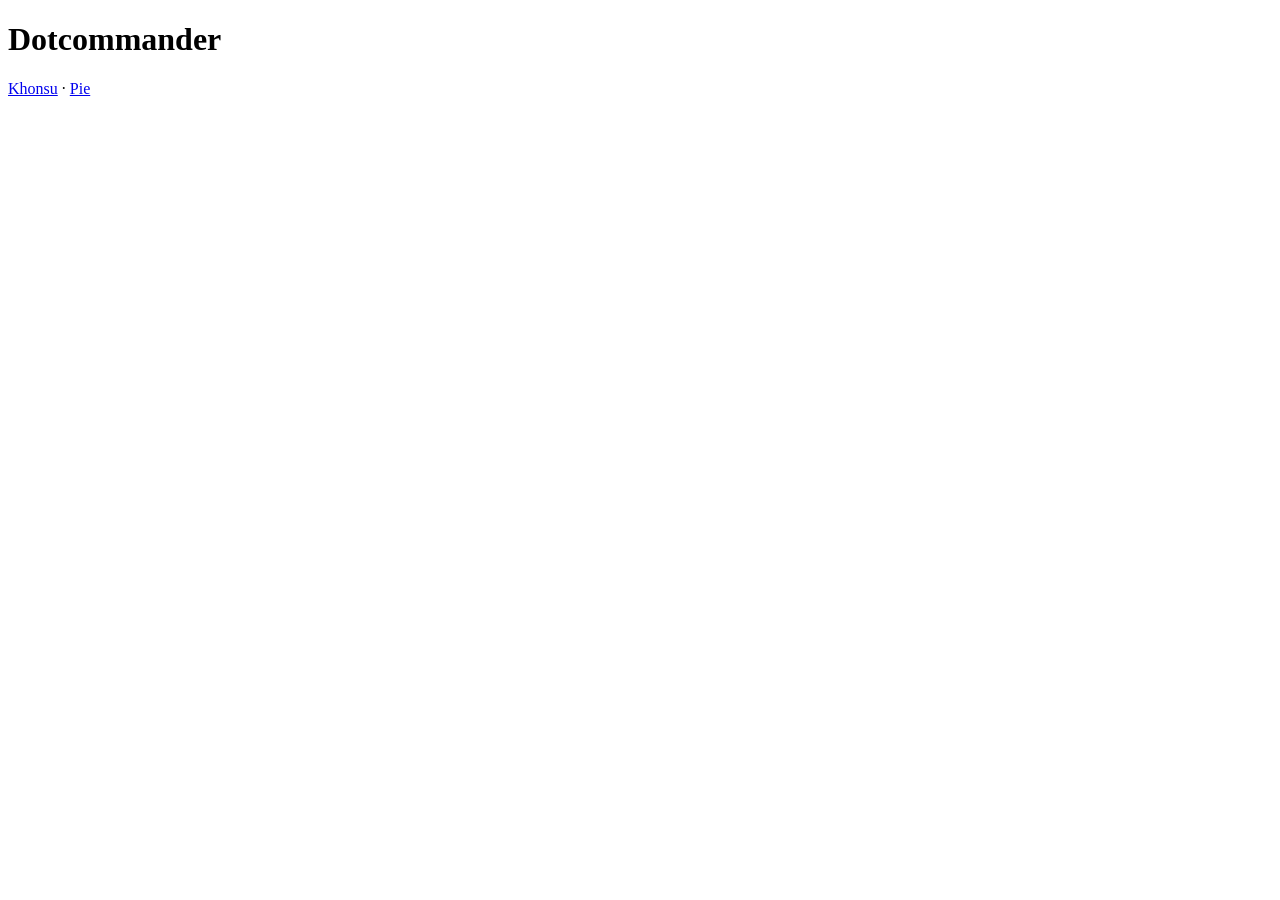
<file: index.html>
<!doctype html>
<html lang="en">
<head>
  <meta charset="utf-8">
  <meta name="viewport" content="width=device-width, initial-scale=1">
  <title>Dotcommander</title>
</head>
<body>
  <main>
    <h1>Dotcommander</h1>
    <p><a href="khonsu/">Khonsu</a> · <a href="pie/">Pie</a></p>
  </main>
</body>
</html>
</file>
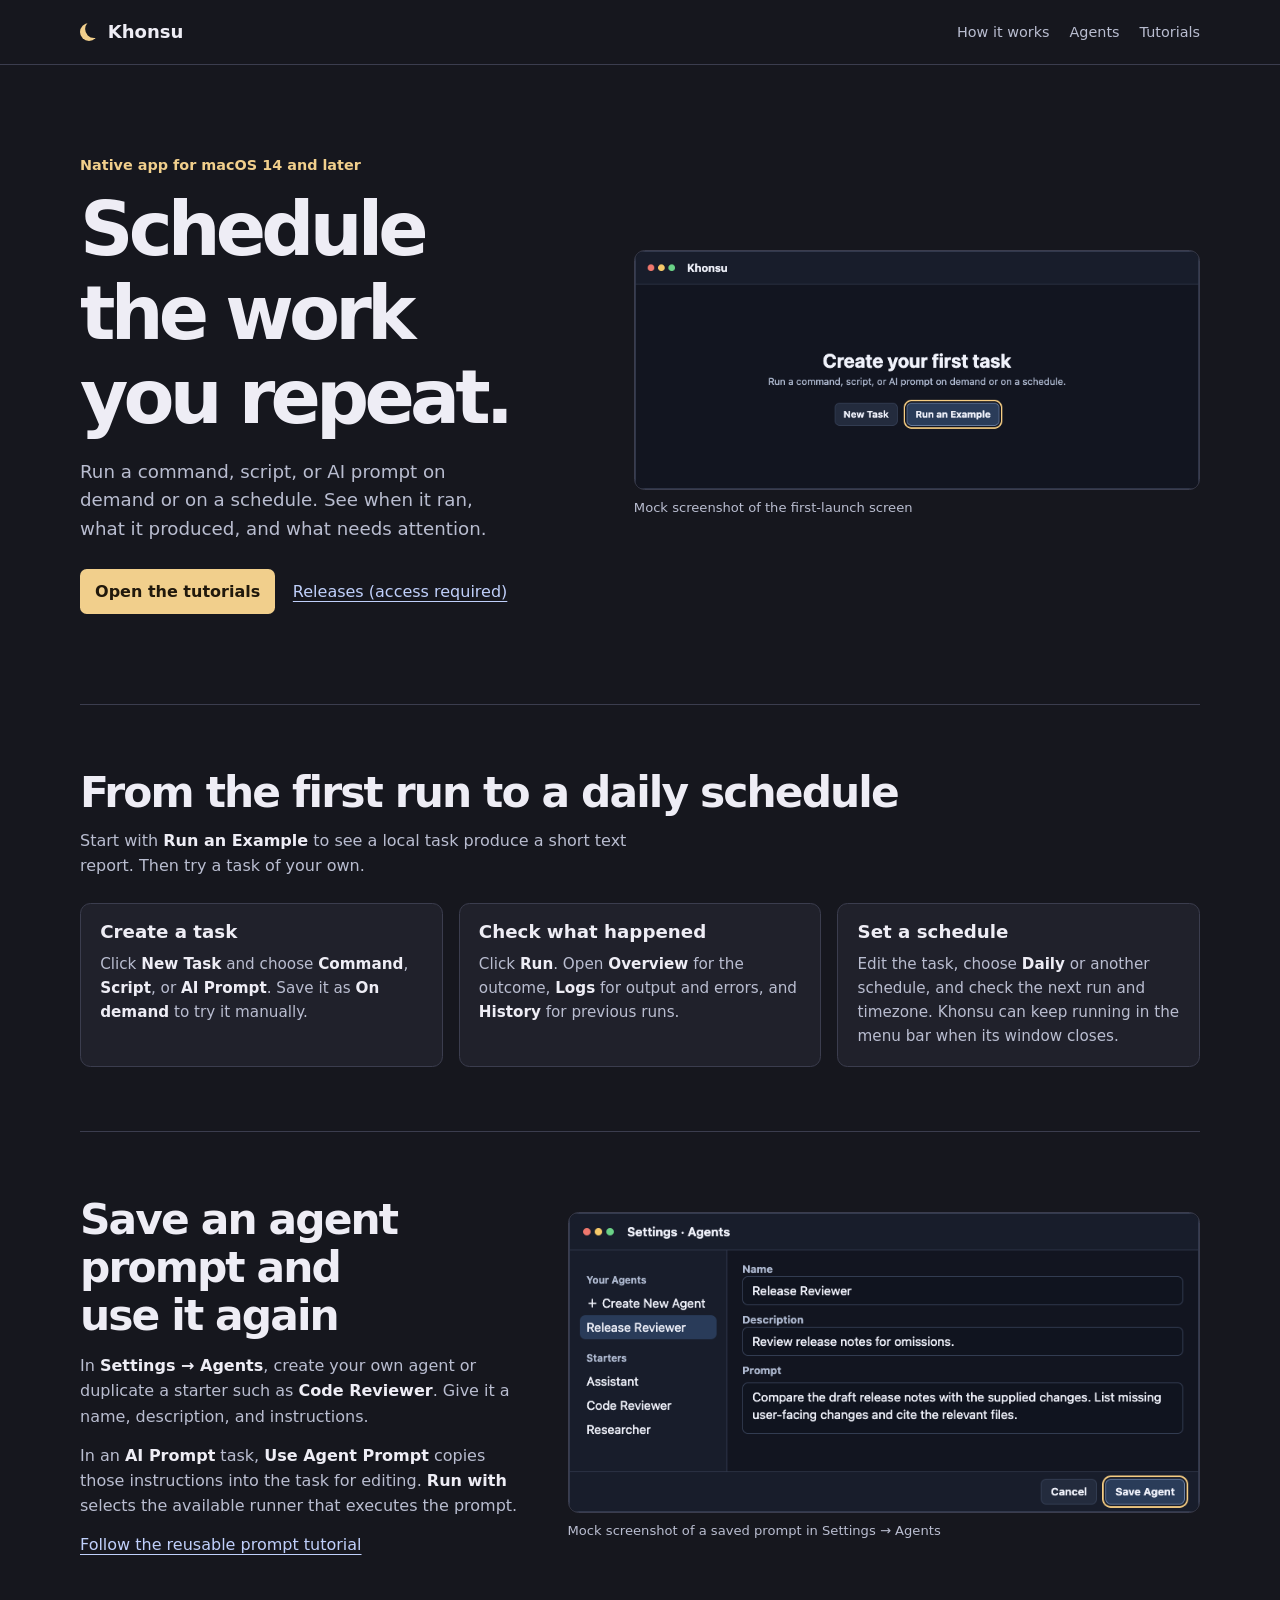
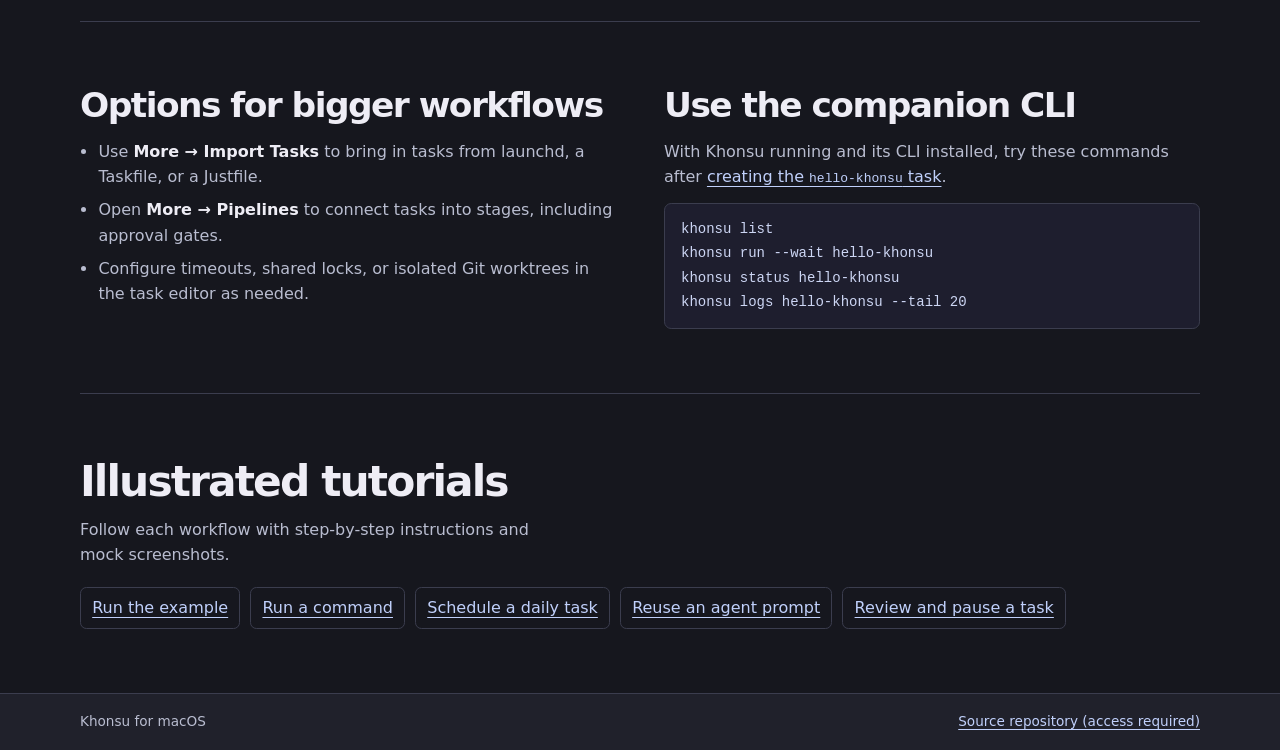
<file: khonsu/index.html>
<!doctype html>
<html lang="en">
<head>
  <meta charset="utf-8">
  <meta name="viewport" content="width=device-width, initial-scale=1">
  <meta http-equiv="refresh" content="0; url=khonsu.html">
  <link rel="canonical" href="khonsu.html">
  <title>Khonsu</title>
</head>
<body>
  <p><a href="khonsu.html">Open Khonsu</a></p>
</body>
</html>
</file>
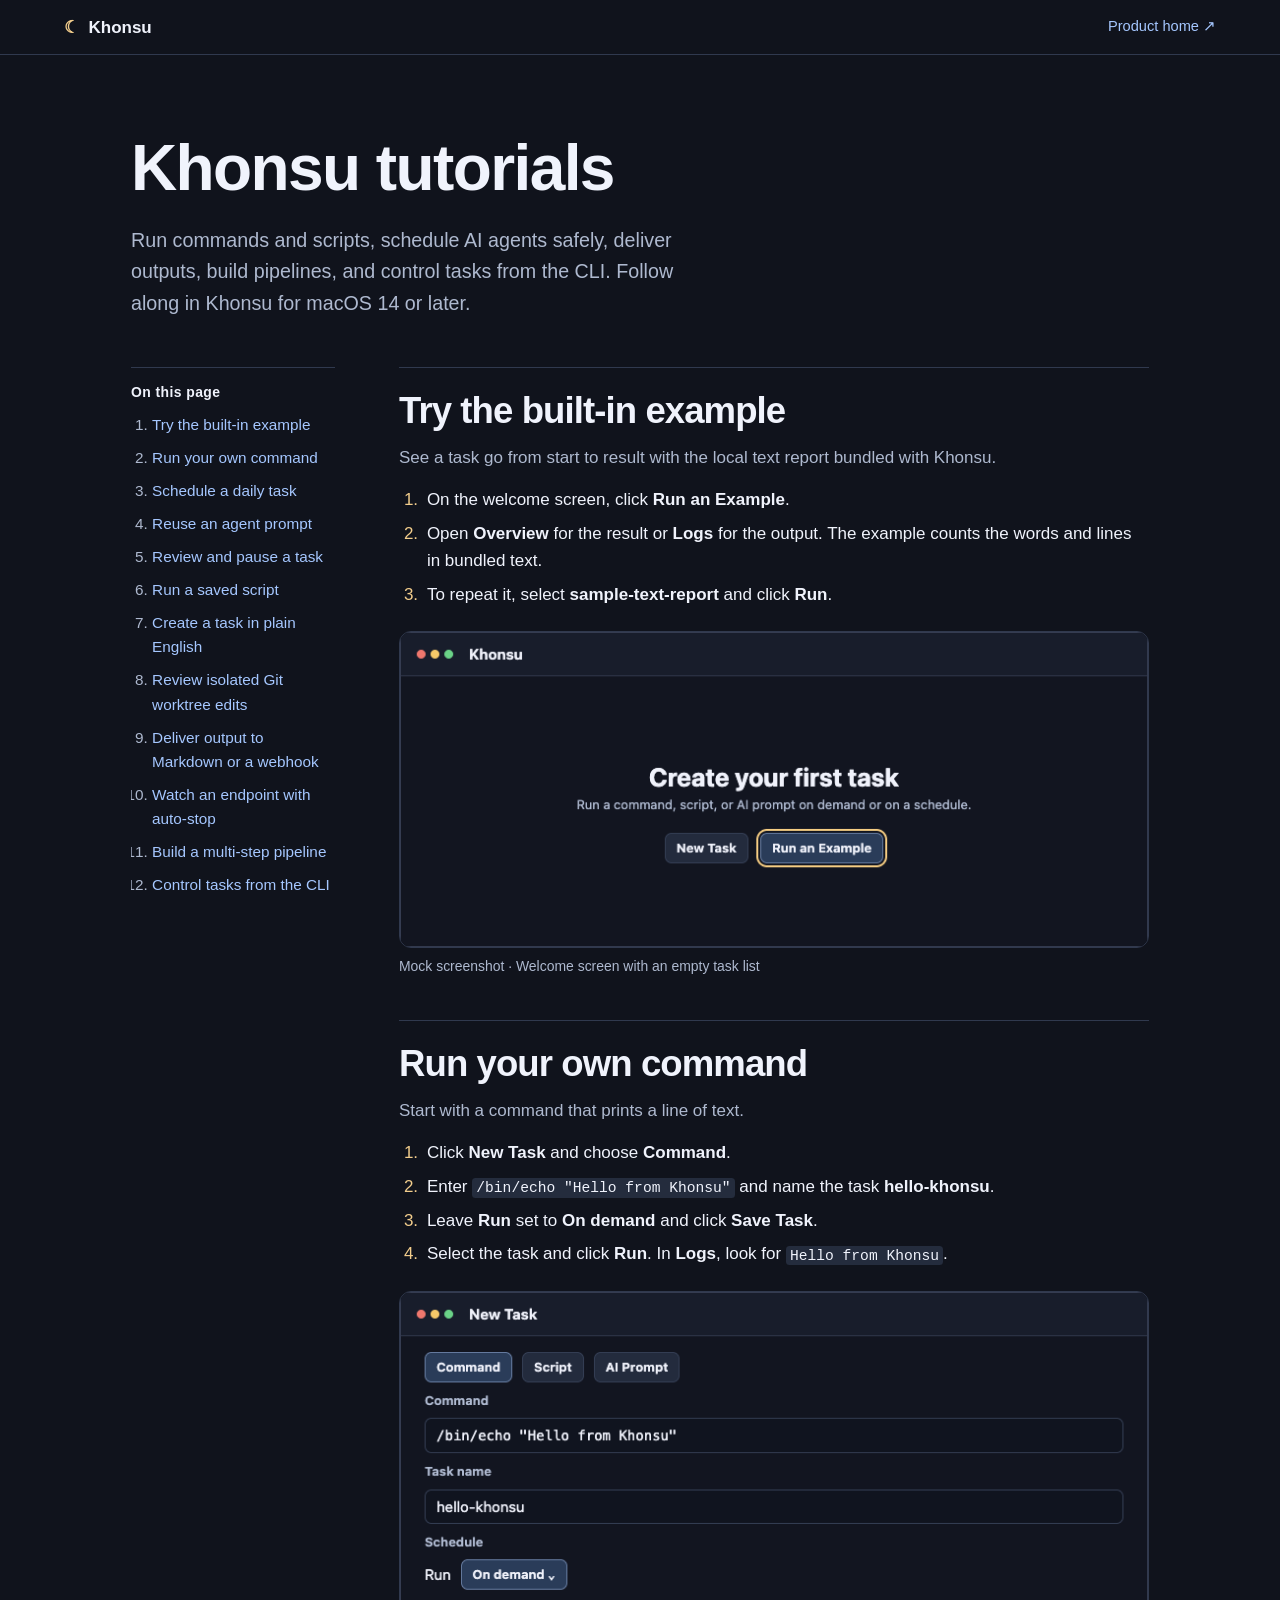
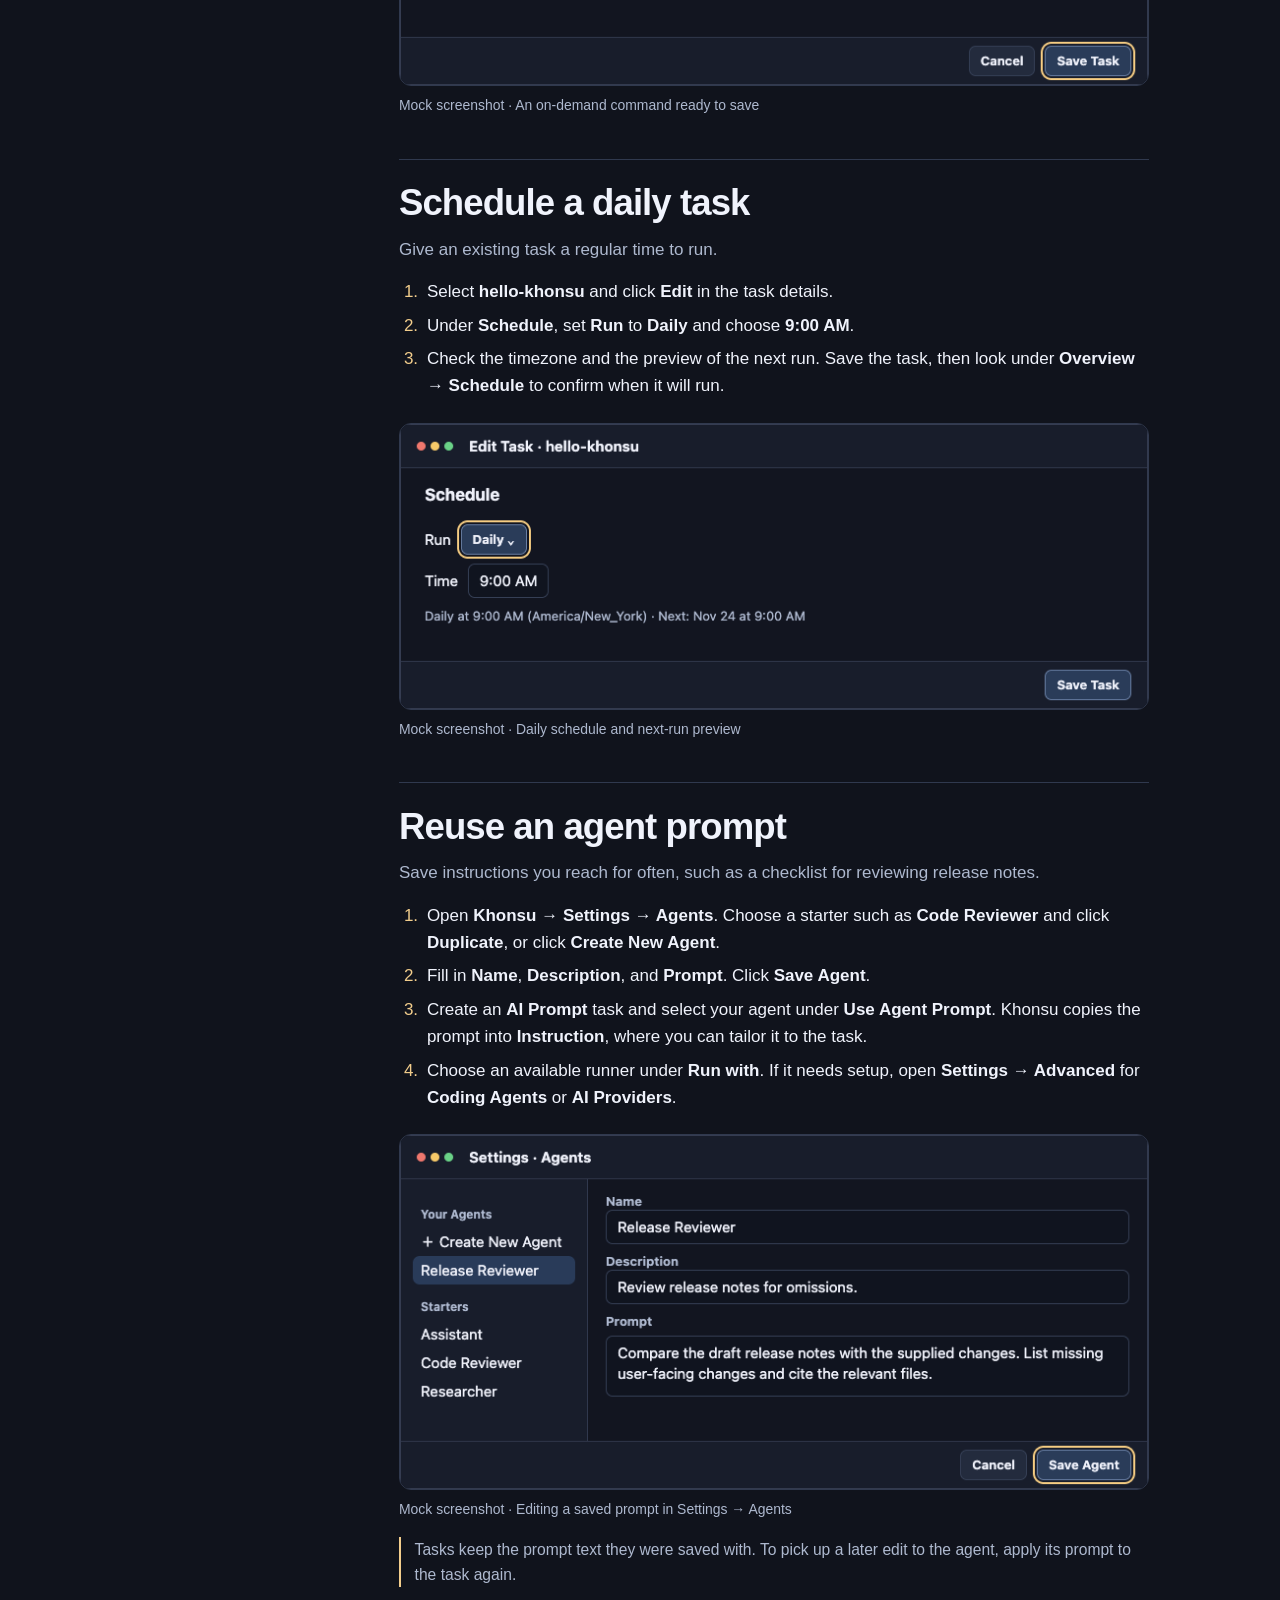
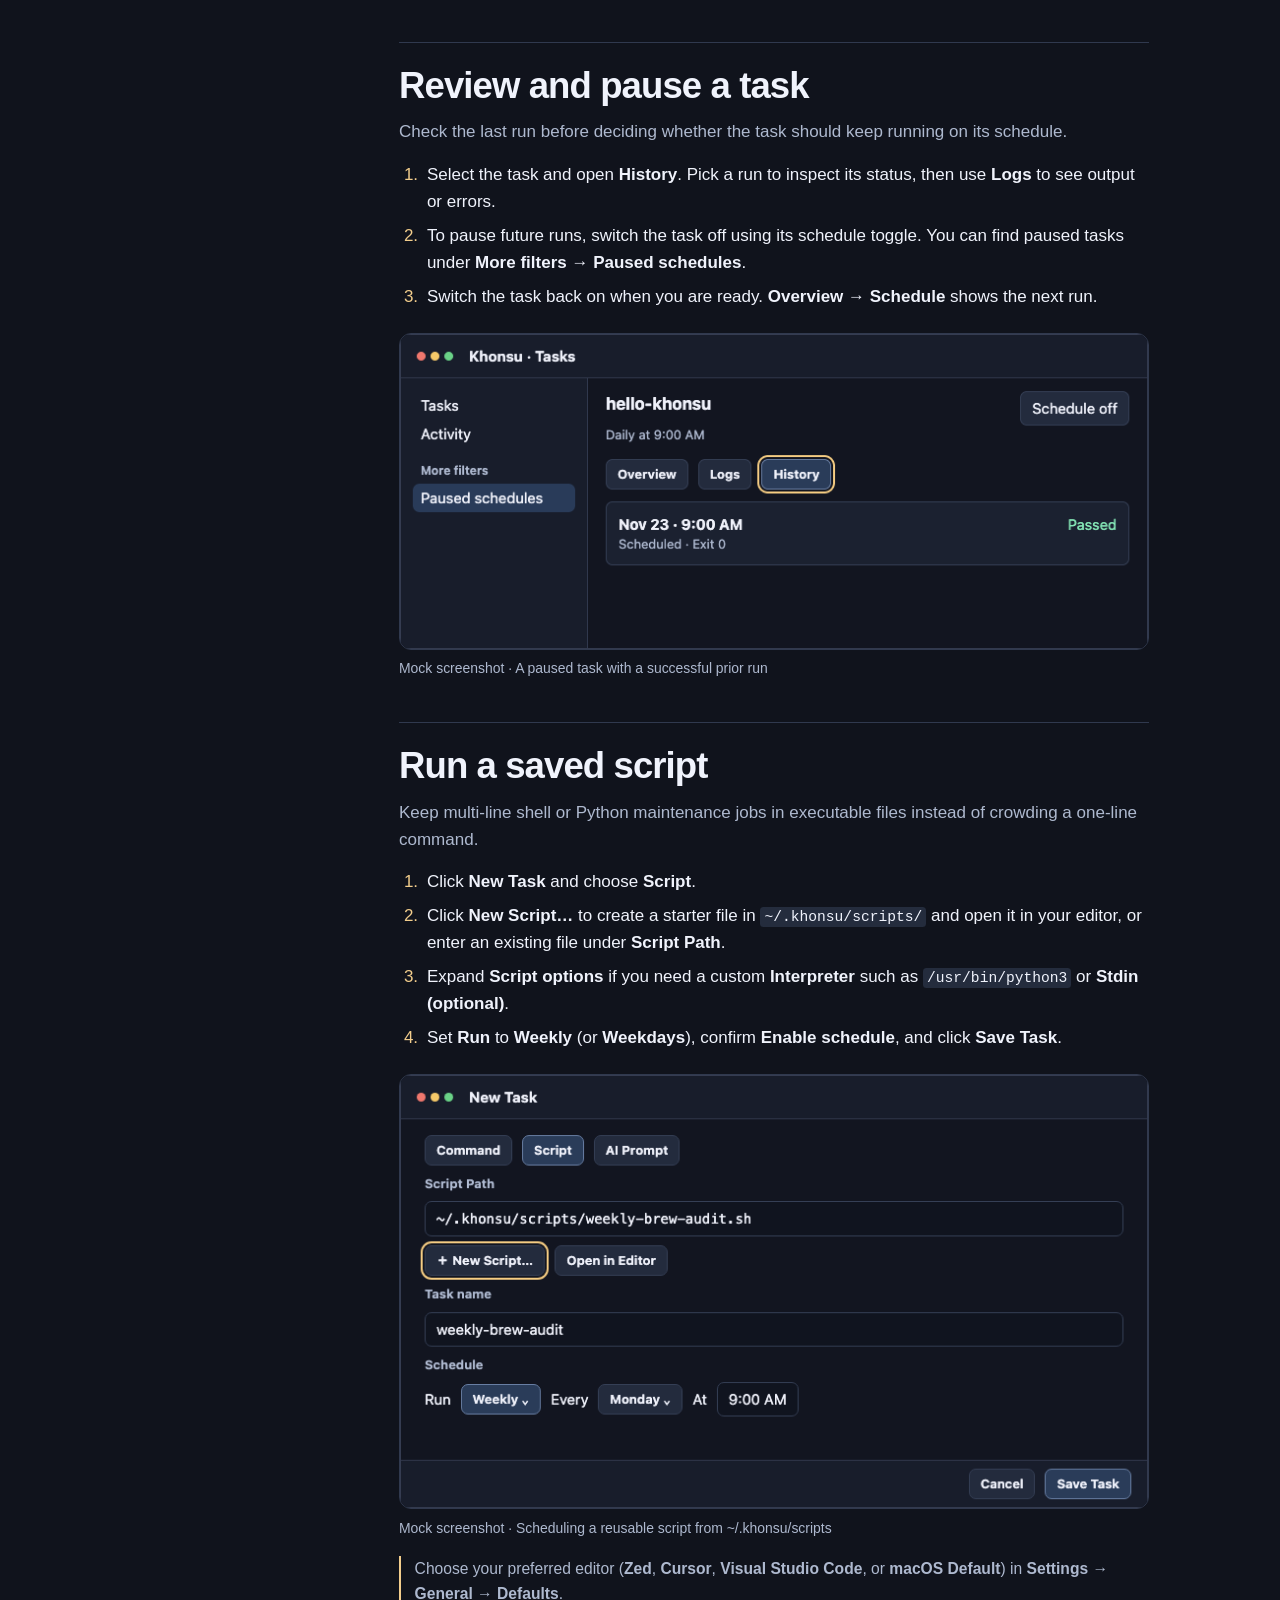
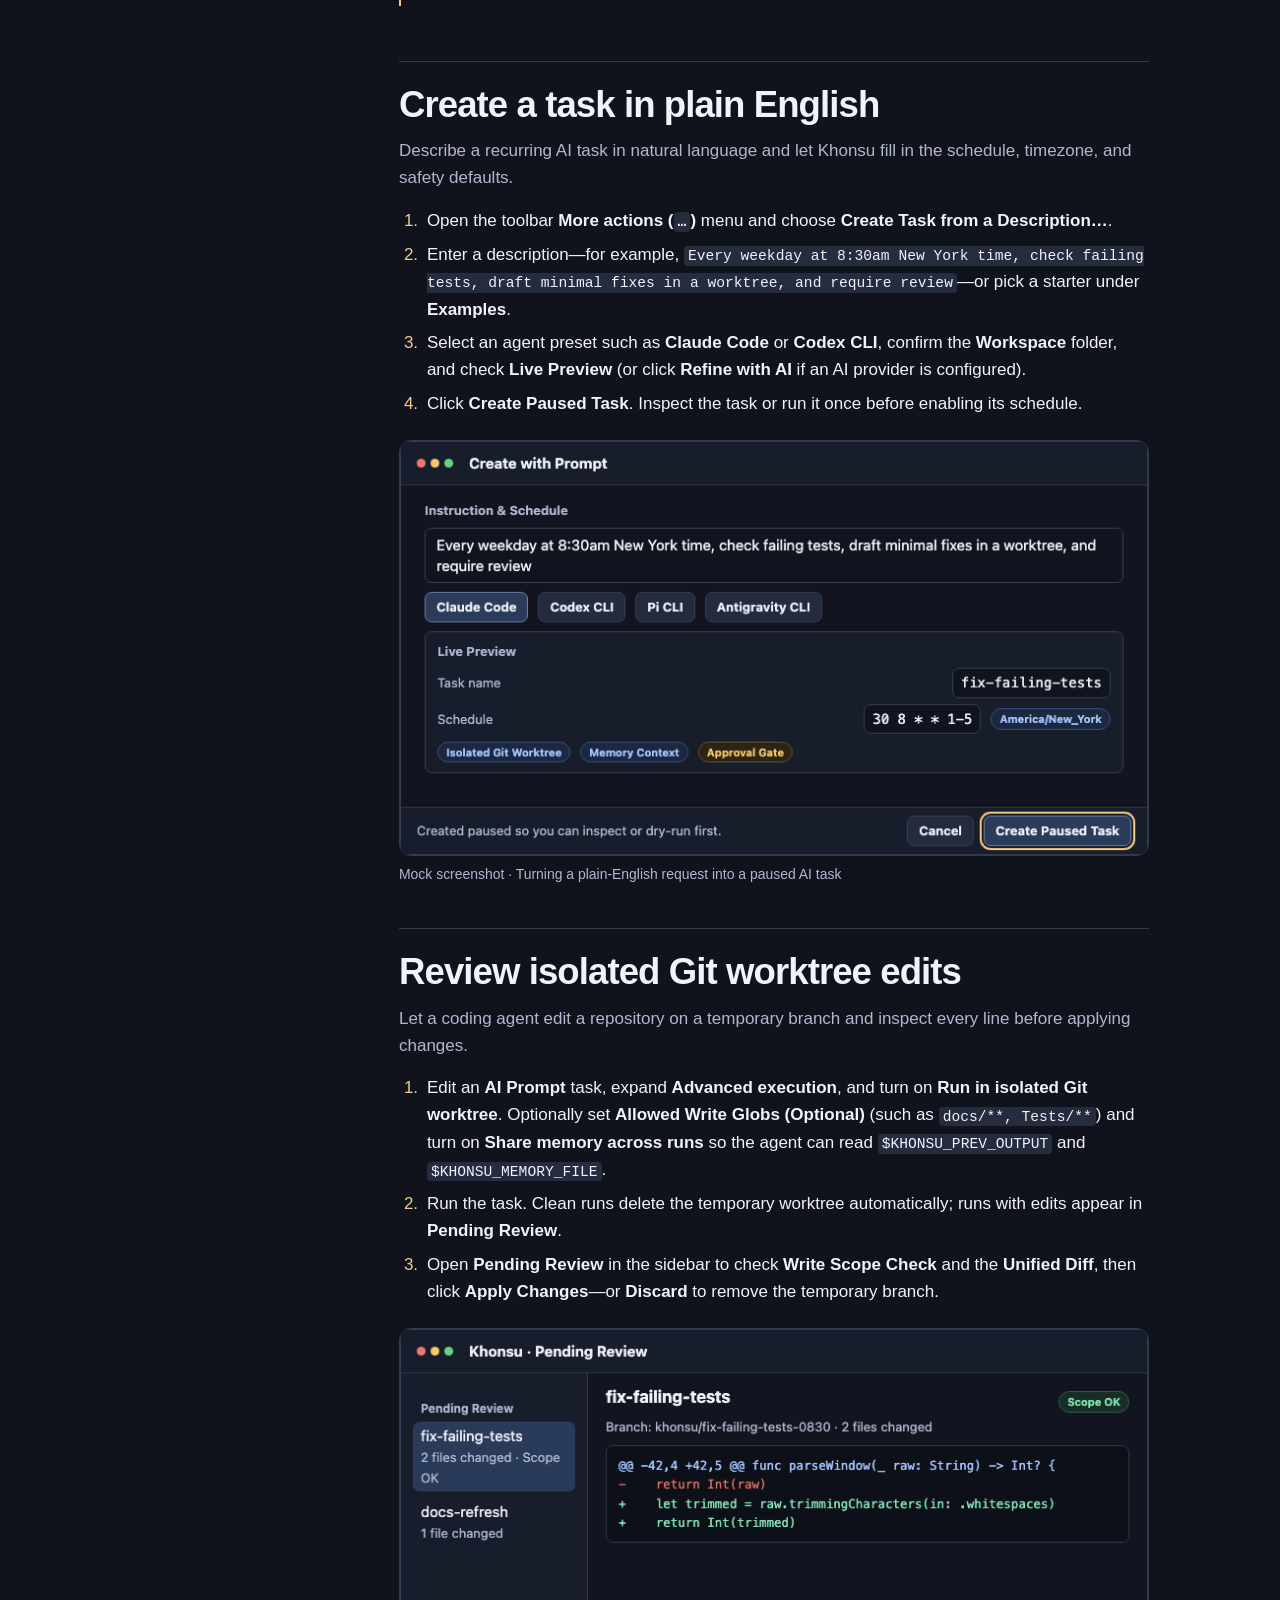
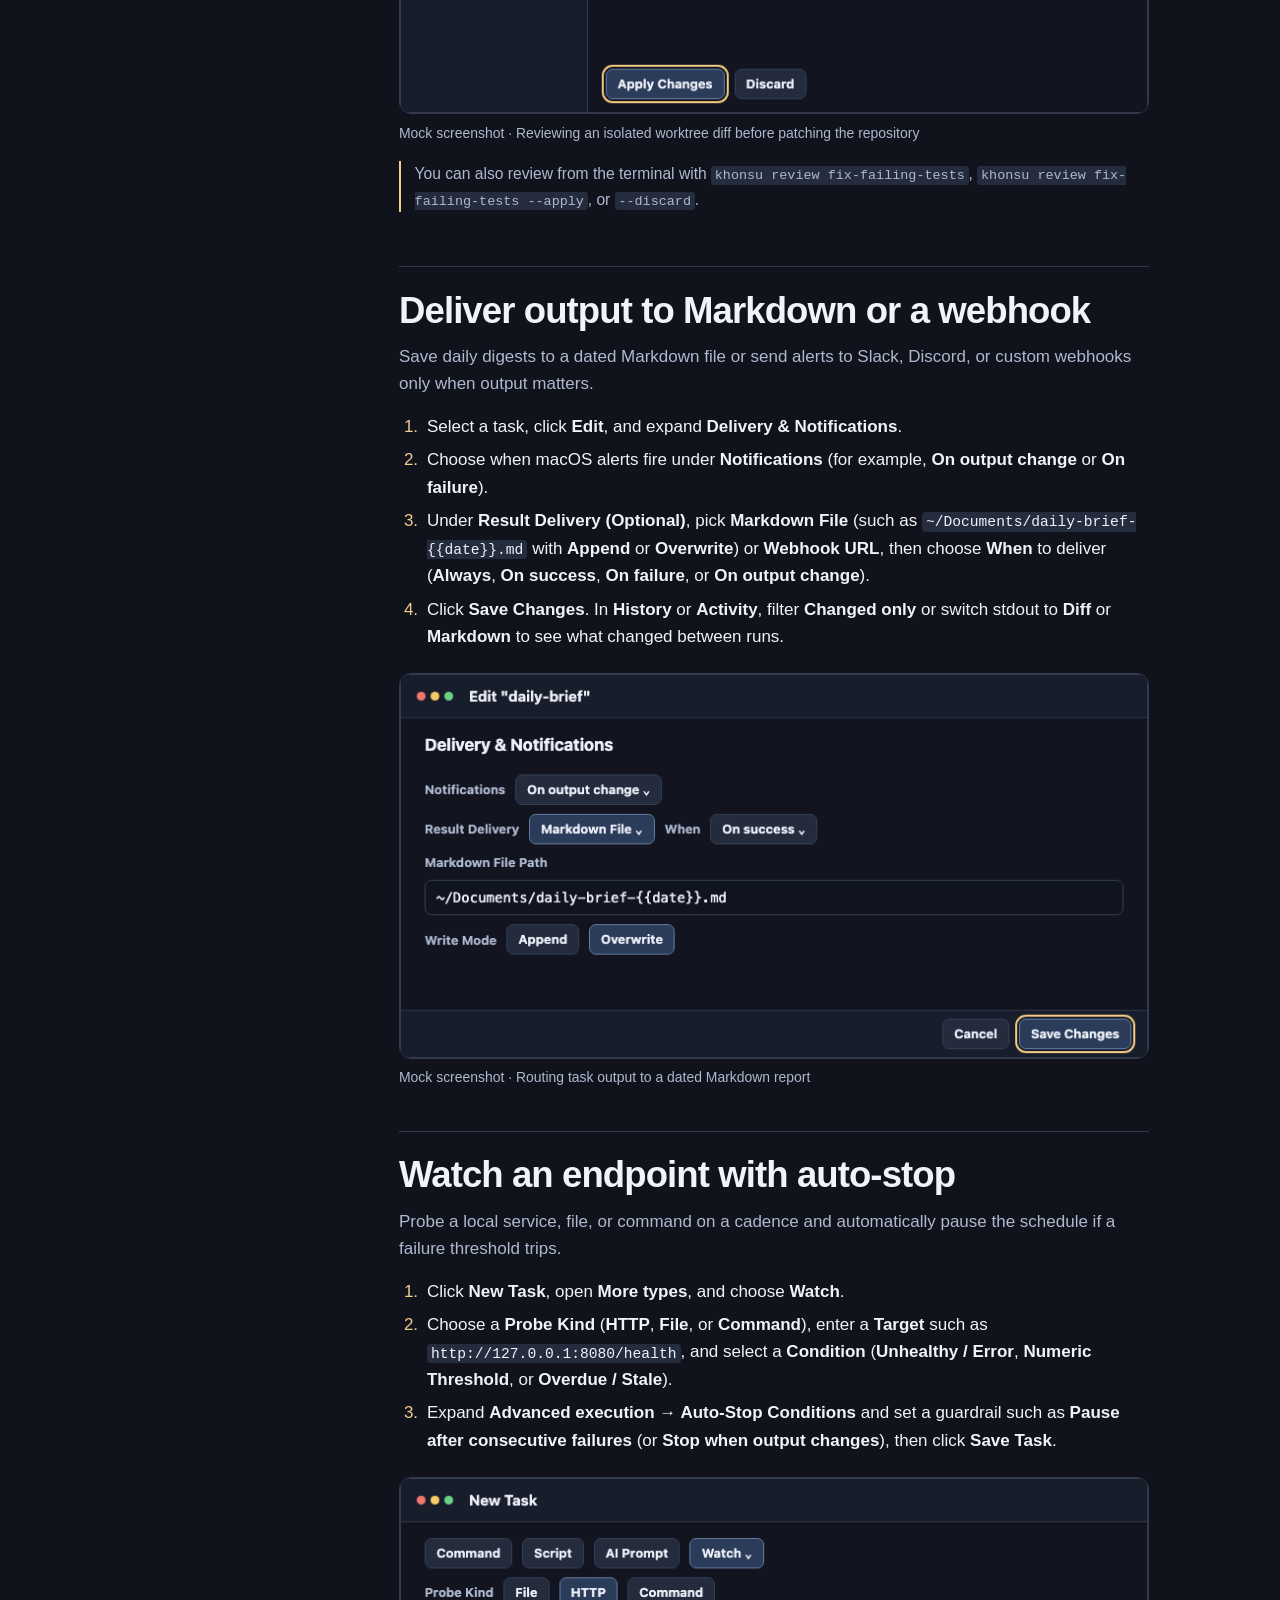
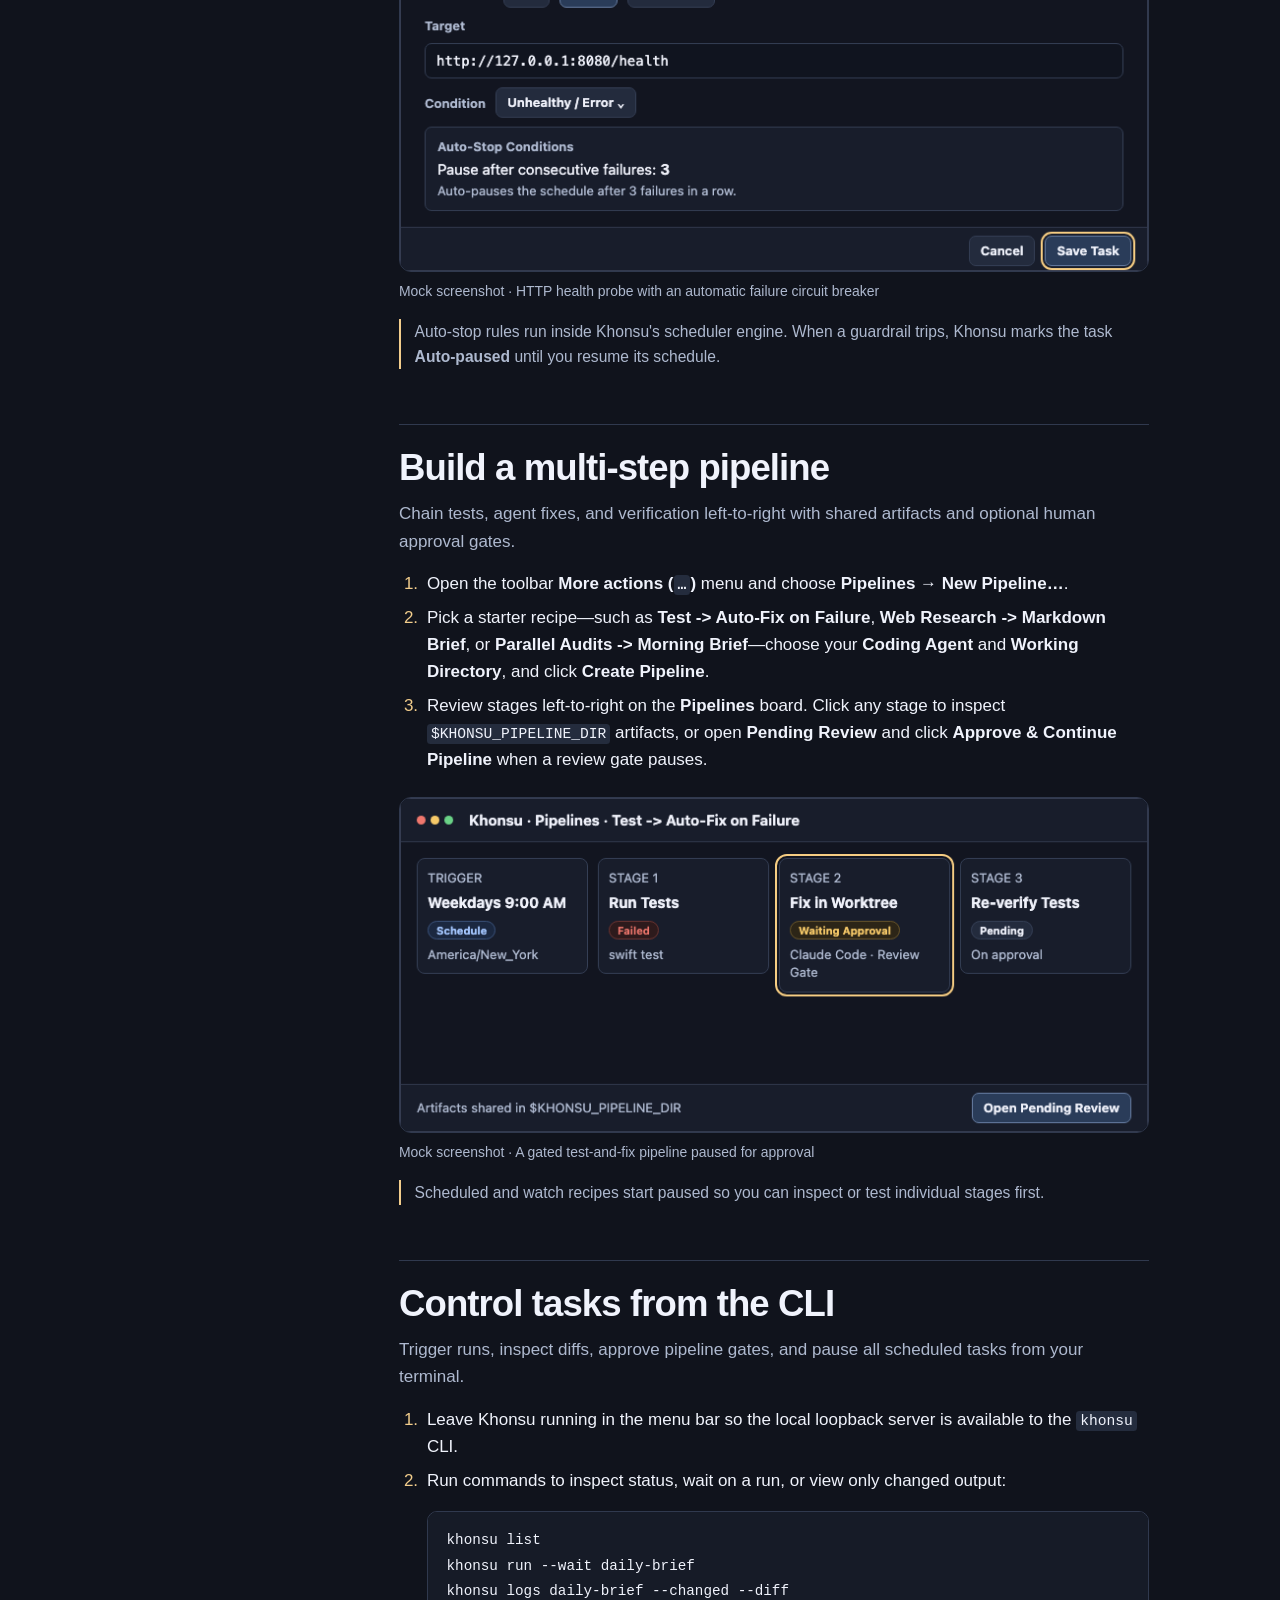
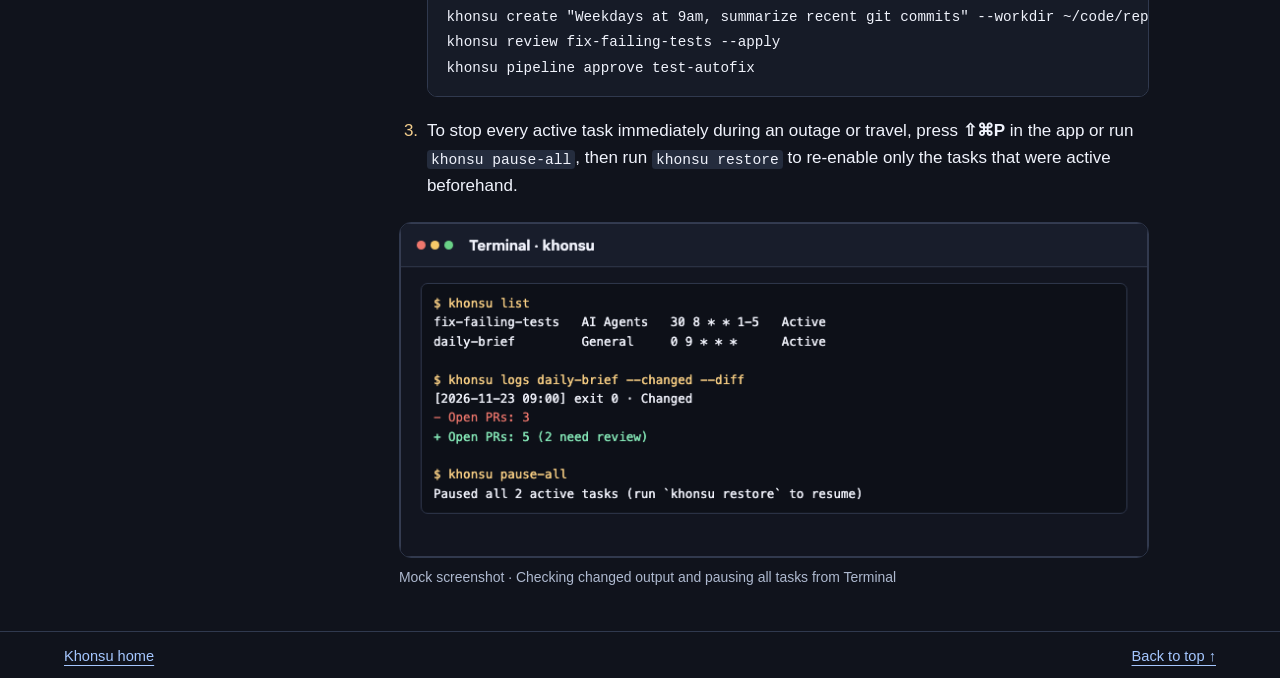
<file: khonsu/docs/tutorial/index.html>
<!doctype html>
<html lang="en">
<head>
  <meta charset="utf-8">
  <meta name="viewport" content="width=device-width, initial-scale=1">
  <meta name="description" content="Illustrated walkthroughs for running commands, scripts, AI prompts, worktree reviews, result delivery, watches, pipelines, and CLI controls in Khonsu on macOS.">
  <title>Khonsu Tutorials</title>
  <link rel="stylesheet" href="tutorial.css">
</head>
<body>
  <a class="skip" href="#main">Skip to tutorials</a>
  <header class="site-header">
    <a class="brand" href="../../khonsu.html"><span aria-hidden="true">☾</span> Khonsu</a>
    <a href="../../khonsu.html">Product home <span aria-hidden="true">↗</span></a>
  </header>
  <main id="main">
    <div class="intro">
      <h1>Khonsu tutorials</h1>
      <p>Run commands and scripts, schedule AI agents safely, deliver outputs, build pipelines, and control tasks from the CLI. Follow along in Khonsu for macOS 14 or later.</p>
    </div>
    <div class="tutorials">
      <nav aria-label="Tutorials">
        <h2>On this page</h2>
        <ol>
          <li><a href="#example">Try the built-in example</a></li>
          <li><a href="#command">Run your own command</a></li>
          <li><a href="#schedule">Schedule a daily task</a></li>
          <li><a href="#agents">Reuse an agent prompt</a></li>
          <li><a href="#history">Review and pause a task</a></li>
          <li><a href="#script">Run a saved script</a></li>
          <li><a href="#prompt">Create a task in plain English</a></li>
          <li><a href="#worktree">Review isolated Git worktree edits</a></li>
          <li><a href="#delivery">Deliver output to Markdown or a webhook</a></li>
          <li><a href="#watch">Watch an endpoint with auto-stop</a></li>
          <li><a href="#pipeline">Build a multi-step pipeline</a></li>
          <li><a href="#cli">Control tasks from the CLI</a></li>
        </ol>
      </nav>
      <div class="chapters">
        <section id="example" aria-labelledby="example-title">
          <h2 id="example-title">Try the built-in example</h2>
          <p>See a task go from start to result with the local text report bundled with Khonsu.</p>
          <ol>
            <li>On the welcome screen, click <strong>Run an Example</strong>.</li>
            <li>Open <strong>Overview</strong> for the result or <strong>Logs</strong> for the output. The example counts the words and lines in bundled text.</li>
            <li>To repeat it, select <strong>sample-text-report</strong> and click <strong>Run</strong>.</li>
          </ol>
          <figure>
            <a class="screenshot" href="images/example.png"><img src="images/example.png" width="760" height="320" alt="Khonsu’s welcome screen with New Task and Run an Example. Run an Example is highlighted."></a>
            <figcaption>Mock screenshot · Welcome screen with an empty task list</figcaption>
          </figure>
        </section>
        <section id="command" aria-labelledby="command-title">
          <h2 id="command-title">Run your own command</h2>
          <p>Start with a command that prints a line of text.</p>
          <ol>
            <li>Click <strong>New Task</strong> and choose <strong>Command</strong>.</li>
            <li>Enter <code>/bin/echo "Hello from Khonsu"</code> and name the task <strong>hello-khonsu</strong>.</li>
            <li>Leave <strong>Run</strong> set to <strong>On demand</strong> and click <strong>Save Task</strong>.</li>
            <li>Select the task and click <strong>Run</strong>. In <strong>Logs</strong>, look for <code>Hello from Khonsu</code>.</li>
          </ol>
          <figure>
            <a class="screenshot" href="images/command.png"><img src="images/command.png" width="760" height="400" loading="lazy" alt="A New Task form for hello-khonsu with a local echo command, On demand schedule, and Save Task highlighted."></a>
            <figcaption>Mock screenshot · An on-demand command ready to save</figcaption>
          </figure>
        </section>
        <section id="schedule" aria-labelledby="schedule-title">
          <h2 id="schedule-title">Schedule a daily task</h2>
          <p>Give an existing task a regular time to run.</p>
          <ol>
            <li>Select <strong>hello-khonsu</strong> and click <strong>Edit</strong> in the task details.</li>
            <li>Under <strong>Schedule</strong>, set <strong>Run</strong> to <strong>Daily</strong> and choose <strong>9:00 AM</strong>.</li>
            <li>Check the timezone and the preview of the next run. Save the task, then look under <strong>Overview → Schedule</strong> to confirm when it will run.</li>
          </ol>
          <figure>
            <a class="screenshot" href="images/schedule.png"><img src="images/schedule.png" width="760" height="290" loading="lazy" alt="The Schedule section shows Run set to Daily, a 9:00 AM time, and a preview with a timezone and the next run."></a>
            <figcaption>Mock screenshot · Daily schedule and next-run preview</figcaption>
          </figure>
        </section>
        <section id="agents" aria-labelledby="agents-title">
          <h2 id="agents-title">Reuse an agent prompt</h2>
          <p>Save instructions you reach for often, such as a checklist for reviewing release notes.</p>
          <ol>
            <li>Open <strong>Khonsu → Settings → Agents</strong>. Choose a starter such as <strong>Code Reviewer</strong> and click <strong>Duplicate</strong>, or click <strong>Create New Agent</strong>.</li>
            <li>Fill in <strong>Name</strong>, <strong>Description</strong>, and <strong>Prompt</strong>. Click <strong>Save Agent</strong>.</li>
            <li>Create an <strong>AI Prompt</strong> task and select your agent under <strong>Use Agent Prompt</strong>. Khonsu copies the prompt into <strong>Instruction</strong>, where you can tailor it to the task.</li>
            <li>Choose an available runner under <strong>Run with</strong>. If it needs setup, open <strong>Settings → Advanced</strong> for <strong>Coding Agents</strong> or <strong>AI Providers</strong>.</li>
          </ol>
          <figure>
            <a class="screenshot" href="images/agents.png"><img src="images/agents.png" width="760" height="360" loading="lazy" alt="Agents settings shows Your Agents and Starters in the sidebar. Release Reviewer is open with an inline prompt editor and Save Agent."></a>
            <figcaption>Mock screenshot · Editing a saved prompt in Settings → Agents</figcaption>
          </figure>
          <p class="note">Tasks keep the prompt text they were saved with. To pick up a later edit to the agent, apply its prompt to the task again.</p>
        </section>
        <section id="history" aria-labelledby="history-title">
          <h2 id="history-title">Review and pause a task</h2>
          <p>Check the last run before deciding whether the task should keep running on its schedule.</p>
          <ol>
            <li>Select the task and open <strong>History</strong>. Pick a run to inspect its status, then use <strong>Logs</strong> to see output or errors.</li>
            <li>To pause future runs, switch the task off using its schedule toggle. You can find paused tasks under <strong>More filters → Paused schedules</strong>.</li>
            <li>Switch the task back on when you are ready. <strong>Overview → Schedule</strong> shows the next run.</li>
          </ol>
          <figure>
            <a class="screenshot" href="images/history.png"><img src="images/history.png" width="760" height="320" loading="lazy" alt="A hello-khonsu task with a paused schedule and History selected. The most recent run is marked Passed."></a>
            <figcaption>Mock screenshot · A paused task with a successful prior run</figcaption>
          </figure>
        </section>
        <section id="script" aria-labelledby="script-title">
          <h2 id="script-title">Run a saved script</h2>
          <p>Keep multi-line shell or Python maintenance jobs in executable files instead of crowding a one-line command.</p>
          <ol>
            <li>Click <strong>New Task</strong> and choose <strong>Script</strong>.</li>
            <li>Click <strong>New Script…</strong> to create a starter file in <code>~/.khonsu/scripts/</code> and open it in your editor, or enter an existing file under <strong>Script Path</strong>.</li>
            <li>Expand <strong>Script options</strong> if you need a custom <strong>Interpreter</strong> such as <code>/usr/bin/python3</code> or <strong>Stdin (optional)</strong>.</li>
            <li>Set <strong>Run</strong> to <strong>Weekly</strong> (or <strong>Weekdays</strong>), confirm <strong>Enable schedule</strong>, and click <strong>Save Task</strong>.</li>
          </ol>
          <figure>
            <a class="screenshot" href="images/script.png"><img src="images/script.png" width="760" height="440" loading="lazy" alt="New Task form with Script selected, a weekly-brew-audit.sh path, New Script… highlighted, and a Weekly Monday 9:00 AM schedule."></a>
            <figcaption>Mock screenshot · Scheduling a reusable script from ~/.khonsu/scripts</figcaption>
          </figure>
          <p class="note">Choose your preferred editor (<strong>Zed</strong>, <strong>Cursor</strong>, <strong>Visual Studio Code</strong>, or <strong>macOS Default</strong>) in <strong>Settings → General → Defaults</strong>.</p>
        </section>
        <section id="prompt" aria-labelledby="prompt-title">
          <h2 id="prompt-title">Create a task in plain English</h2>
          <p>Describe a recurring AI task in natural language and let Khonsu fill in the schedule, timezone, and safety defaults.</p>
          <ol>
            <li>Open the toolbar <strong>More actions (<code>…</code>)</strong> menu and choose <strong>Create Task from a Description…</strong>.</li>
            <li>Enter a description—for example, <code>Every weekday at 8:30am New York time, check failing tests, draft minimal fixes in a worktree, and require review</code>—or pick a starter under <strong>Examples</strong>.</li>
            <li>Select an agent preset such as <strong>Claude Code</strong> or <strong>Codex CLI</strong>, confirm the <strong>Workspace</strong> folder, and check <strong>Live Preview</strong> (or click <strong>Refine with AI</strong> if an AI provider is configured).</li>
            <li>Click <strong>Create Paused Task</strong>. Inspect the task or run it once before enabling its schedule.</li>
          </ol>
          <figure>
            <a class="screenshot" href="images/prompt.png"><img src="images/prompt.png" width="760" height="420" loading="lazy" alt="Create with Prompt sheet showing a weekday New York test-fix instruction, Claude Code selected, a Live Preview card with cron and safety badges, and Create Paused Task highlighted."></a>
            <figcaption>Mock screenshot · Turning a plain-English request into a paused AI task</figcaption>
          </figure>
        </section>
        <section id="worktree" aria-labelledby="worktree-title">
          <h2 id="worktree-title">Review isolated Git worktree edits</h2>
          <p>Let a coding agent edit a repository on a temporary branch and inspect every line before applying changes.</p>
          <ol>
            <li>Edit an <strong>AI Prompt</strong> task, expand <strong>Advanced execution</strong>, and turn on <strong>Run in isolated Git worktree</strong>. Optionally set <strong>Allowed Write Globs (Optional)</strong> (such as <code>docs/**, Tests/**</code>) and turn on <strong>Share memory across runs</strong> so the agent can read <code>$KHONSU_PREV_OUTPUT</code> and <code>$KHONSU_MEMORY_FILE</code>.</li>
            <li>Run the task. Clean runs delete the temporary worktree automatically; runs with edits appear in <strong>Pending Review</strong>.</li>
            <li>Open <strong>Pending Review</strong> in the sidebar to check <strong>Write Scope Check</strong> and the <strong>Unified Diff</strong>, then click <strong>Apply Changes</strong>—or <strong>Discard</strong> to remove the temporary branch.</li>
          </ol>
          <figure>
            <a class="screenshot" href="images/worktree.png"><img src="images/worktree.png" width="760" height="390" loading="lazy" alt="Pending Review inbox showing fix-failing-tests with Scope OK, a unified diff preview, and Apply Changes highlighted."></a>
            <figcaption>Mock screenshot · Reviewing an isolated worktree diff before patching the repository</figcaption>
          </figure>
          <p class="note">You can also review from the terminal with <code>khonsu review fix-failing-tests</code>, <code>khonsu review fix-failing-tests --apply</code>, or <code>--discard</code>.</p>
        </section>
        <section id="delivery" aria-labelledby="delivery-title">
          <h2 id="delivery-title">Deliver output to Markdown or a webhook</h2>
          <p>Save daily digests to a dated Markdown file or send alerts to Slack, Discord, or custom webhooks only when output matters.</p>
          <ol>
            <li>Select a task, click <strong>Edit</strong>, and expand <strong>Delivery &amp; Notifications</strong>.</li>
            <li>Choose when macOS alerts fire under <strong>Notifications</strong> (for example, <strong>On output change</strong> or <strong>On failure</strong>).</li>
            <li>Under <strong>Result Delivery (Optional)</strong>, pick <strong>Markdown File</strong> (such as <code>~/Documents/daily-brief-{{date}}.md</code> with <strong>Append</strong> or <strong>Overwrite</strong>) or <strong>Webhook URL</strong>, then choose <strong>When</strong> to deliver (<strong>Always</strong>, <strong>On success</strong>, <strong>On failure</strong>, or <strong>On output change</strong>).</li>
            <li>Click <strong>Save Changes</strong>. In <strong>History</strong> or <strong>Activity</strong>, filter <strong>Changed only</strong> or switch stdout to <strong>Diff</strong> or <strong>Markdown</strong> to see what changed between runs.</li>
          </ol>
          <figure>
            <a class="screenshot" href="images/delivery.png"><img src="images/delivery.png" width="760" height="390" loading="lazy" alt="Edit sheet showing Delivery &amp; Notifications with Notifications set to On output change, Result Delivery set to Markdown File, a dated path template, Overwrite mode, and Save Changes highlighted."></a>
            <figcaption>Mock screenshot · Routing task output to a dated Markdown report</figcaption>
          </figure>
        </section>
        <section id="watch" aria-labelledby="watch-title">
          <h2 id="watch-title">Watch an endpoint with auto-stop</h2>
          <p>Probe a local service, file, or command on a cadence and automatically pause the schedule if a failure threshold trips.</p>
          <ol>
            <li>Click <strong>New Task</strong>, open <strong>More types</strong>, and choose <strong>Watch</strong>.</li>
            <li>Choose a <strong>Probe Kind</strong> (<strong>HTTP</strong>, <strong>File</strong>, or <strong>Command</strong>), enter a <strong>Target</strong> such as <code>http://127.0.0.1:8080/health</code>, and select a <strong>Condition</strong> (<strong>Unhealthy / Error</strong>, <strong>Numeric Threshold</strong>, or <strong>Overdue / Stale</strong>).</li>
            <li>Expand <strong>Advanced execution → Auto-Stop Conditions</strong> and set a guardrail such as <strong>Pause after consecutive failures</strong> (or <strong>Stop when output changes</strong>), then click <strong>Save Task</strong>.</li>
          </ol>
          <figure>
            <a class="screenshot" href="images/watch.png"><img src="images/watch.png" width="760" height="400" loading="lazy" alt="New Task form with Watch selected, HTTP probe targeting 127.0.0.1:8080/health, Unhealthy / Error condition, Auto-Stop Conditions set to pause after 3 failures, and Save Task highlighted."></a>
            <figcaption>Mock screenshot · HTTP health probe with an automatic failure circuit breaker</figcaption>
          </figure>
          <p class="note">Auto-stop rules run inside Khonsu's scheduler engine. When a guardrail trips, Khonsu marks the task <strong>Auto-paused</strong> until you resume its schedule.</p>
        </section>
        <section id="pipeline" aria-labelledby="pipeline-title">
          <h2 id="pipeline-title">Build a multi-step pipeline</h2>
          <p>Chain tests, agent fixes, and verification left-to-right with shared artifacts and optional human approval gates.</p>
          <ol>
            <li>Open the toolbar <strong>More actions (<code>…</code>)</strong> menu and choose <strong>Pipelines → New Pipeline…</strong>.</li>
            <li>Pick a starter recipe—such as <strong>Test -&gt; Auto-Fix on Failure</strong>, <strong>Web Research -&gt; Markdown Brief</strong>, or <strong>Parallel Audits -&gt; Morning Brief</strong>—choose your <strong>Coding Agent</strong> and <strong>Working Directory</strong>, and click <strong>Create Pipeline</strong>.</li>
            <li>Review stages left-to-right on the <strong>Pipelines</strong> board. Click any stage to inspect <code>$KHONSU_PIPELINE_DIR</code> artifacts, or open <strong>Pending Review</strong> and click <strong>Approve &amp; Continue Pipeline</strong> when a review gate pauses.</li>
          </ol>
          <figure>
            <a class="screenshot" href="images/pipeline.png"><img src="images/pipeline.png" width="760" height="340" loading="lazy" alt="Pipeline stage board showing Trigger, Failed Run Tests stage, Fix in Worktree waiting for approval, and Pending Re-verify Tests stage."></a>
            <figcaption>Mock screenshot · A gated test-and-fix pipeline paused for approval</figcaption>
          </figure>
          <p class="note">Scheduled and watch recipes start paused so you can inspect or test individual stages first.</p>
        </section>
        <section id="cli" aria-labelledby="cli-title">
          <h2 id="cli-title">Control tasks from the CLI</h2>
          <p>Trigger runs, inspect diffs, approve pipeline gates, and pause all scheduled tasks from your terminal.</p>
          <ol>
            <li>Leave Khonsu running in the menu bar so the local loopback server is available to the <code>khonsu</code> CLI.</li>
            <li>Run commands to inspect status, wait on a run, or view only changed output:
              <pre><code>khonsu list
khonsu run --wait daily-brief
khonsu logs daily-brief --changed --diff
khonsu create "Weekdays at 9am, summarize recent git commits" --workdir ~/code/repo
khonsu review fix-failing-tests --apply
khonsu pipeline approve test-autofix</code></pre>
            </li>
            <li>To stop every active task immediately during an outage or travel, press <strong>⇧⌘P</strong> in the app or run <code>khonsu pause-all</code>, then run <code>khonsu restore</code> to re-enable only the tasks that were active beforehand.</li>
          </ol>
          <figure>
            <a class="screenshot" href="images/cli.png"><img src="images/cli.png" width="760" height="340" loading="lazy" alt="Terminal window showing khonsu list, khonsu logs daily-brief --changed --diff with line changes, and khonsu pause-all output."></a>
            <figcaption>Mock screenshot · Checking changed output and pausing all tasks from Terminal</figcaption>
          </figure>
        </section>
      </div>
    </div>
  </main>
  <footer><a href="../../khonsu.html">Khonsu home</a><a href="#main">Back to top ↑</a></footer>
</body>
</html>
</file>
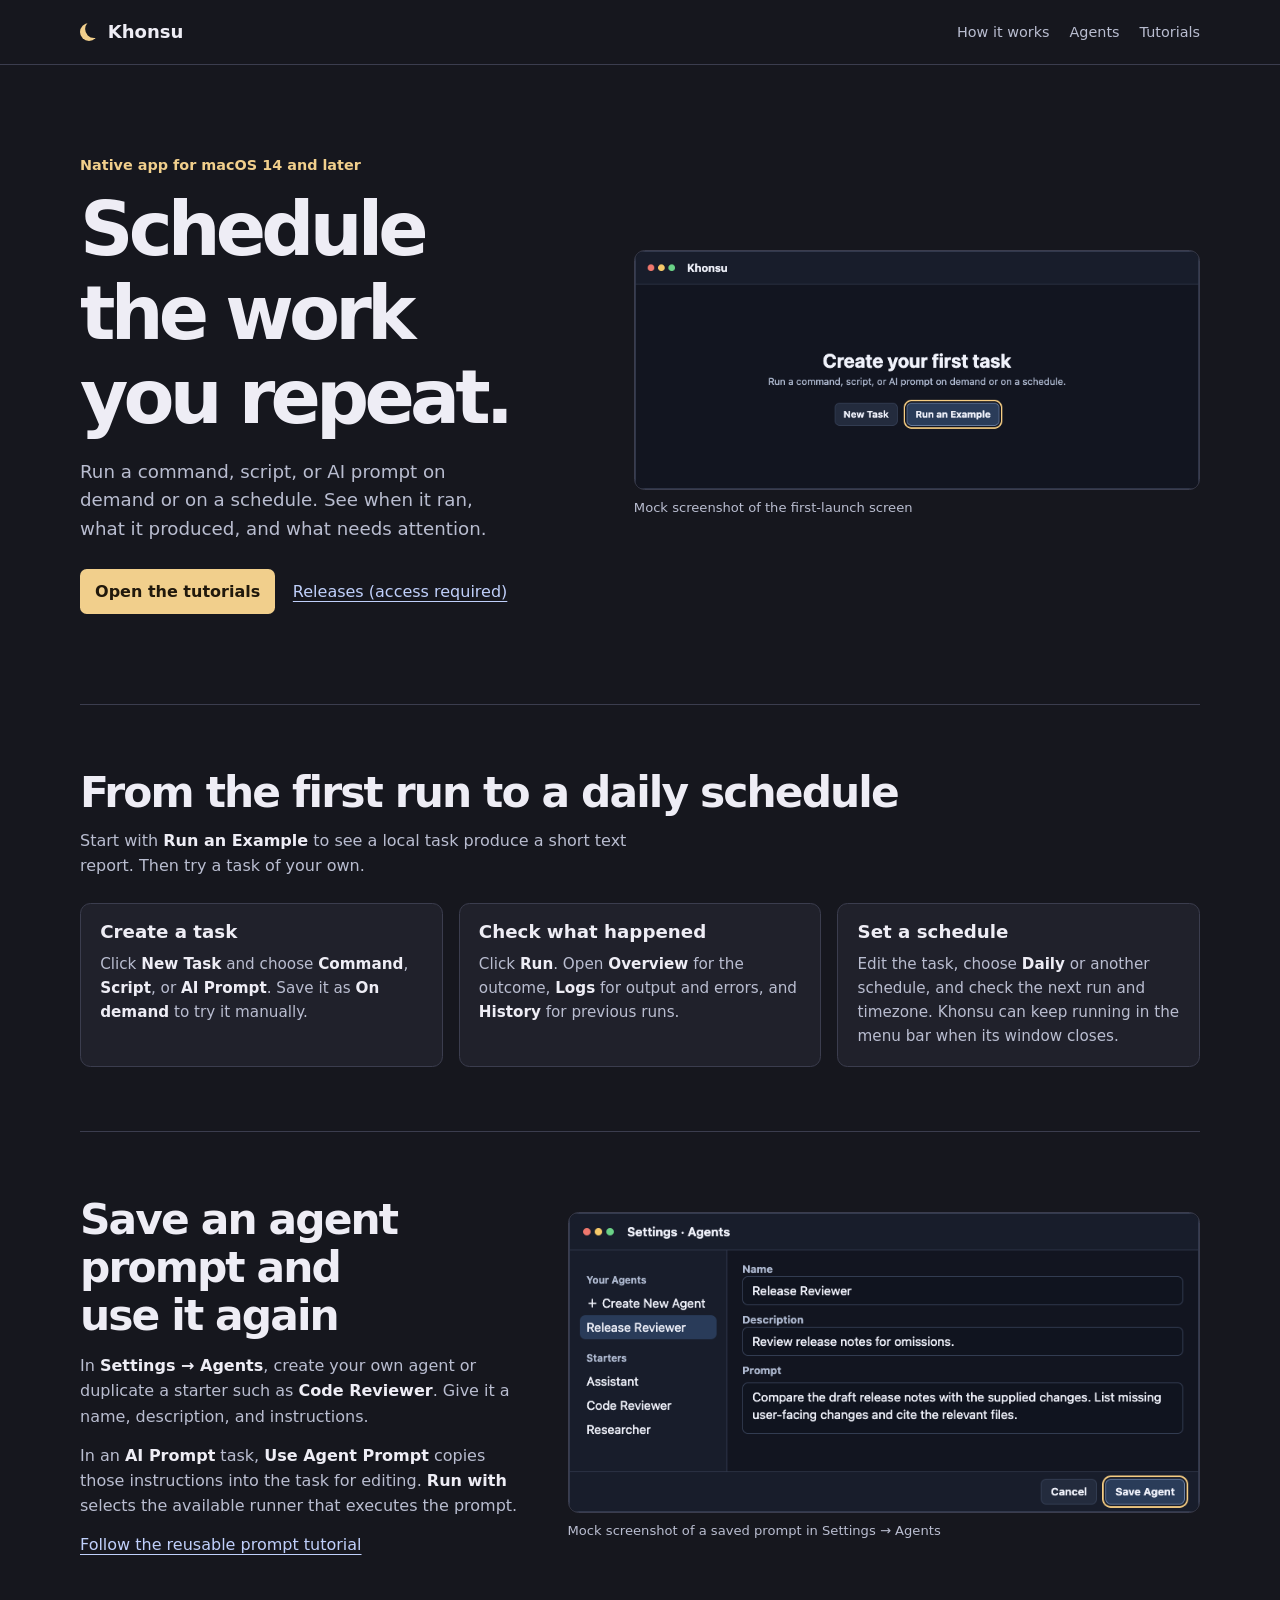
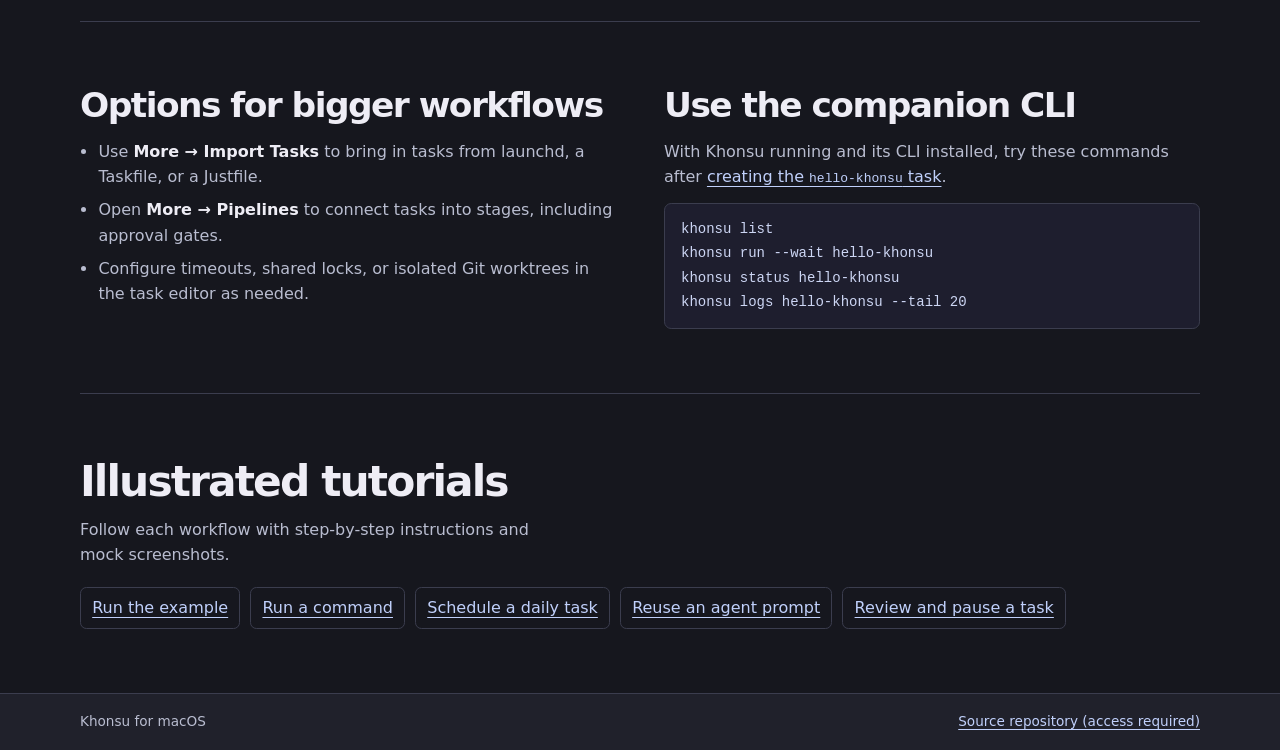
<file: khonsu/khonsu.html>
<!doctype html>
<html lang="en">
<head>
  <meta charset="utf-8">
  <meta name="viewport" content="width=device-width, initial-scale=1">
  <meta name="theme-color" content="#16171e">
  <meta name="description" content="Khonsu is a native macOS app for running and scheduling commands, scripts, and AI prompts. Learn how to create a task, check its output, and reuse agent prompts.">
  <title>Khonsu · Schedule the work you repeat on macOS</title>
  <style>
    :root {
      color-scheme: dark;
      --base: #16171e;
      --panel: #20212b;
      --border: #3b3d4e;
      --ink: #eeedf5;
      --muted: #b9bdd0;
      --gold: #f1cf8c;
      --blue: #c0d0fb;
      font: 100%/1.58 system-ui, sans-serif;
      background: var(--base);
      color: var(--ink);
    }
    *, *::before, *::after { box-sizing: border-box; }
    body { margin: 0; }
    a { color: var(--blue); text-underline-offset: .22em; }
    a:hover { color: var(--gold); }
    a:focus-visible { outline: 2px solid var(--gold); outline-offset: 4px; }
    h1, h2, h3, p, figure { margin: 0; }
    h1, h2, h3 { line-height: 1.13; text-wrap: balance; }
    h2 { font-size: clamp(1.85rem, 3.5vw, 2.65rem); letter-spacing: -.045em; }
    h3 { font-size: 1.14rem; }
    p { color: var(--muted); text-wrap: pretty; }
    strong { color: var(--ink); }
    img { display: block; width: 100%; height: auto; }
    .shell { width: min(70rem, calc(100% - 3rem)); margin-inline: auto; }
    .site-header { border-bottom: 1px solid var(--border); }
    .site-header .shell, .site-footer .shell {
      display: flex;
      flex-wrap: wrap;
      align-items: center;
      justify-content: space-between;
      gap: .8rem 1.5rem;
      padding-block: 1.1rem;
    }
    .wordmark {
      display: inline-flex;
      align-items: center;
      gap: .58rem;
      font-size: 1.13rem;
      font-weight: 680;
      color: var(--ink);
      text-decoration: none;
    }
    .moon {
      width: 1.15rem;
      height: 1.15rem;
      border-radius: 50%;
      box-shadow: inset .32rem -.18rem var(--gold);
    }
    .site-header nav { display: flex; flex-wrap: wrap; gap: .35rem 1.25rem; }
    .site-header nav a { color: var(--muted); font-size: .9rem; text-decoration: none; }
    .site-header nav a:hover { color: var(--gold); text-decoration: underline; }
    .hero {
      display: grid;
      grid-template-columns: minmax(0, .95fr) minmax(0, 1.05fr);
      gap: 2.6rem;
      align-items: center;
      padding-block: clamp(3rem, 7vw, 6.5rem);
    }
    .platform { color: var(--gold); margin-bottom: .7rem; font-size: .9rem; font-weight: 620; }
    h1 { font-size: clamp(2.65rem, 5.8vw, 4.85rem); letter-spacing: -.065em; }
    .hero-copy { margin-top: 1.1rem; max-width: 36ch; font-size: 1.14rem; }
    .actions { display: flex; flex-wrap: wrap; align-items: center; gap: .85rem 1.1rem; margin-top: 1.55rem; }
    .primary {
      padding: .64rem .94rem;
      color: #21190c;
      background: var(--gold);
      border-radius: .42rem;
      font-weight: 670;
      text-decoration: none;
    }
    .primary:hover { color: #21190c; background: #ffe6ac; }
    figure { min-width: 0; }
    figure img { border-radius: .67rem; border: 1px solid var(--border); }
    figcaption { margin-top: .5rem; font-size: .82rem; color: var(--muted); }
    .section { padding-block: clamp(2.2rem, 5vw, 4.05rem); border-top: 1px solid var(--border); }
    .section-intro { max-width: 58ch; margin-top: .7rem; }
    .steps {
      list-style: none;
      display: grid;
      grid-template-columns: repeat(3, minmax(0, 1fr));
      gap: 1rem;
      padding: 0;
      margin: 1.55rem 0 0;
    }
    .steps li { padding: 1.1rem 1.2rem; background: var(--panel); border: 1px solid var(--border); border-radius: .65rem; }
    .steps p { margin-top: .6rem; font-size: .95rem; }
    .split {
      display: grid;
      grid-template-columns: minmax(0, .82fr) minmax(0, 1.18fr);
      gap: 2rem 3rem;
      align-items: center;
    }
    .text-flow > * + * { margin-top: .85rem; }
    .utility {
      display: grid;
      grid-template-columns: repeat(2, minmax(0, 1fr));
      gap: 2.2rem 3rem;
    }
    .utility h2 { font-size: clamp(1.65rem, 3vw, 2.15rem); }
    .utility ul { padding-left: 1.15rem; color: var(--muted); }
    .utility li + li { margin-top: .5rem; }
    pre {
      overflow-x: auto;
      margin-bottom: 0;
      padding: .8rem 1rem;
      border: 1px solid var(--border);
      border-radius: .45rem;
      background: #1e1e2e;
      color: #cdd6f4;
      font: .875rem/1.75 ui-monospace, monospace;
    }
    .guides { list-style: none; padding: 0; margin: 1.2rem 0 0; display: flex; flex-wrap: wrap; gap: .62rem; }
    .guides a { display: block; padding: .47rem .7rem; border: 1px solid var(--border); border-radius: .4rem; }
    .guides a:hover { border-color: var(--gold); }
    .site-footer { background: var(--panel); border-top: 1px solid var(--border); font-size: .85rem; }
    .skip { position: absolute; top: .5rem; left: .5rem; transform: translateY(-150%); background: var(--panel); padding: .4rem .7rem; }
    .skip:focus { transform: none; }
    @media (max-width: 48rem) {
      .hero, .split, .utility { grid-template-columns: minmax(0, 1fr); gap: 1.65rem; }
      .steps { grid-template-columns: minmax(0, 1fr); gap: .65rem; }
      .hero-copy { max-width: 45ch; }
    }
    @media (max-width: 32rem) {
      .shell { width: calc(100% - 2rem); }
      .site-header .shell { align-items: flex-start; flex-direction: column; }
      .site-header nav { gap: .35rem 1rem; }
    }
  </style>
</head>
<body>
  <a class="skip" href="#main">Skip to content</a>
  <header class="site-header">
    <div class="shell">
      <a class="wordmark" href="./"><span class="moon" aria-hidden="true"></span>Khonsu</a>
      <nav aria-label="Main navigation">
        <a href="#quickstart">How it works</a>
        <a href="#agents">Agents</a>
        <a href="docs/tutorial/">Tutorials</a>
      </nav>
    </div>
  </header>

  <main class="shell" id="main">
    <section class="hero" aria-labelledby="page-title">
      <div>
        <p class="platform">Native app for macOS 14 and later</p>
        <h1 id="page-title">Schedule the work you repeat.</h1>
        <p class="hero-copy">Run a command, script, or AI prompt on demand or on a schedule. See when it ran, what it produced, and what needs attention.</p>
        <div class="actions">
          <a class="primary" href="docs/tutorial/">Open the tutorials</a>
          <a href="https://github.com/dotcommander/khonsu/releases">Releases (access required)</a>
        </div>
      </div>
      <figure>
        <img src="docs/tutorial/images/example.png" width="760" height="320" alt="The Khonsu welcome screen offers New Task and Run an Example.">
        <figcaption>Mock screenshot of the first-launch screen</figcaption>
      </figure>
    </section>

    <section class="section" id="quickstart" aria-labelledby="quickstart-title">
      <h2 id="quickstart-title">From the first run to a daily schedule</h2>
      <p class="section-intro">Start with <strong>Run an Example</strong> to see a local task produce a short text report. Then try a task of your own.</p>
      <ol class="steps" role="list">
        <li>
          <h3>Create a task</h3>
          <p>Click <strong>New Task</strong> and choose <strong>Command</strong>, <strong>Script</strong>, or <strong>AI Prompt</strong>. Save it as <strong>On demand</strong> to try it manually.</p>
        </li>
        <li>
          <h3>Check what happened</h3>
          <p>Click <strong>Run</strong>. Open <strong>Overview</strong> for the outcome, <strong>Logs</strong> for output and errors, and <strong>History</strong> for previous runs.</p>
        </li>
        <li>
          <h3>Set a schedule</h3>
          <p>Edit the task, choose <strong>Daily</strong> or another schedule, and check the next run and timezone. Khonsu can keep running in the menu bar when its window closes.</p>
        </li>
      </ol>
    </section>

    <section class="section split" id="agents" aria-labelledby="agents-title">
      <div class="text-flow">
        <h2 id="agents-title">Save an agent prompt and use it again</h2>
        <p>In <strong>Settings → Agents</strong>, create your own agent or duplicate a starter such as <strong>Code Reviewer</strong>. Give it a name, description, and instructions.</p>
        <p>In an <strong>AI Prompt</strong> task, <strong>Use Agent Prompt</strong> copies those instructions into the task for editing. <strong>Run with</strong> selects the available runner that executes the prompt.</p>
        <p><a href="docs/tutorial/#agents">Follow the reusable prompt tutorial</a></p>
      </div>
      <figure>
        <img src="docs/tutorial/images/agents.png" width="760" height="360" loading="lazy" alt="The Agents library lists Your Agents and Starters beside the editable name, description, and prompt for Release Reviewer.">
        <figcaption>Mock screenshot of a saved prompt in Settings → Agents</figcaption>
      </figure>
    </section>

    <section class="section utility" id="guardrails" aria-label="Additional tools">
      <div class="text-flow">
        <h2>Options for bigger workflows</h2>
        <ul>
          <li>Use <strong>More → Import Tasks</strong> to bring in tasks from launchd, a Taskfile, or a Justfile.</li>
          <li>Open <strong>More → Pipelines</strong> to connect tasks into stages, including approval gates.</li>
          <li>Configure timeouts, shared locks, or isolated Git worktrees in the task editor as needed.</li>
        </ul>
      </div>
      <div class="text-flow">
        <h2>Use the companion CLI</h2>
        <p>With Khonsu running and its CLI installed, try these commands after <a href="docs/tutorial/#command">creating the <code>hello-khonsu</code> task</a>.</p>
        <pre><code>khonsu list
khonsu run --wait hello-khonsu
khonsu status hello-khonsu
khonsu logs hello-khonsu --tail 20</code></pre>
      </div>
    </section>

    <section class="section" id="examples" aria-labelledby="guides-title">
      <h2 id="guides-title">Illustrated tutorials</h2>
      <p class="section-intro">Follow each workflow with step-by-step instructions and mock screenshots.</p>
      <ul class="guides" role="list">
        <li><a href="docs/tutorial/#example">Run the example</a></li>
        <li><a href="docs/tutorial/#command">Run a command</a></li>
        <li><a href="docs/tutorial/#schedule">Schedule a daily task</a></li>
        <li><a href="docs/tutorial/#agents">Reuse an agent prompt</a></li>
        <li><a href="docs/tutorial/#history">Review and pause a task</a></li>
      </ul>
    </section>
  </main>

  <footer class="site-footer">
    <div class="shell">
      <p>Khonsu for macOS</p>
      <a href="https://github.com/dotcommander/khonsu">Source repository (access required)</a>
    </div>
  </footer>
</body>
</html>
</file>
<file: khonsu/docs/tutorial/tutorial.css>
:root {
  color-scheme: dark;
  --base: #10131c;
  --ink: #f0f3fc;
  --muted: #aeb9cf;
  --line: #30394e;
  --link: #a5c7ff;
  --gold: #f2cd8c;
  font: 17px/1.6 -apple-system, BlinkMacSystemFont, "Segoe UI", sans-serif;
}

* { box-sizing: border-box; }
body { margin: 0; color: var(--ink); background: var(--base); }
a { color: var(--link); text-underline-offset: .24em; }
a:hover { color: var(--ink); }
a:focus-visible { outline: 2px solid var(--gold); outline-offset: 5px; border-radius: 2px; }
.skip { position: absolute; inset: .6rem auto auto .6rem; padding: .4rem .7rem; background: var(--base); transform: translateY(-150%); }
.skip:focus { transform: none; }
.site-header, footer {
  display: flex;
  justify-content: space-between;
  align-items: center;
  gap: 1rem;
  padding: .8rem clamp(1rem, 5vw, 4rem);
  font-size: .86rem;
}
.site-header { border-bottom: 1px solid var(--line); }
footer { border-top: 1px solid var(--line); }
.site-header a { text-decoration: none; }
.site-header .brand { color: var(--ink); font-weight: 700; font-size: 1rem; }
.brand span { color: var(--gold); margin-right: .28rem; }
main { max-width: 1120px; margin: 0 auto; padding: 0 clamp(1rem, 4vw, 3rem); }
.intro { max-width: 44rem; margin: clamp(2.3rem, 6vw, 5.5rem) 0 2.8rem; }
h1, h2 { margin: 0; line-height: 1.14; letter-spacing: -.025em; }
h1 { font-size: clamp(2.3rem, 5vw, 4rem); }
h2 { font-size: clamp(1.55rem, 3vw, 2.15rem); }
.intro p { max-width: 33rem; font-size: 1.16rem; color: var(--muted); }
.tutorials { display: grid; grid-template-columns: 12rem minmax(0, 1fr); gap: clamp(1.6rem, 5vw, 4rem); align-items: start; }
nav {
  position: sticky;
  top: 1.5rem;
  max-height: calc(100vh - 3rem);
  overflow-y: auto;
  border-top: 1px solid var(--line);
  padding-top: 1rem;
  font-size: .9rem;
}
nav h2 { font-size: .82rem; letter-spacing: .03em; }
nav ol { margin: .7rem 0 0; padding-left: 1.24rem; }
nav li { margin: .5rem 0; color: var(--muted); }
nav a { text-decoration: none; }
section { scroll-margin-top: 1.35rem; border-top: 1px solid var(--line); padding: 1.3rem 0 2.5rem; }
section p { margin: .7rem 0; color: var(--muted); }
section ol { margin: .9rem 0 1.2rem; padding-left: 1.4rem; }
section li { padding-left: .24rem; margin-bottom: .38rem; }
section li::marker { color: var(--gold); }
code { background: #242c3d; padding: .12em .28em; border-radius: .24em; font-size: .86em; overflow-wrap: anywhere; }
pre {
  margin: 1rem 0 1.2rem;
  padding: .9rem 1.1rem;
  background: #161b27;
  border: 1px solid var(--line);
  border-radius: 10px;
  overflow-x: auto;
  line-height: 1.5;
}
pre code {
  background: none;
  padding: 0;
  border-radius: 0;
  font-size: .84rem;
  overflow-wrap: normal;
}
figure { margin: 1.35rem 0 0; }
img { display: block; width: 100%; height: auto; border: 1px solid var(--line); border-radius: 12px; }
figcaption { padding-top: .45rem; color: var(--muted); font-size: .82rem; }
.note { margin-top: 1rem; padding-left: .8rem; border-left: 2px solid var(--gold); font-size: .92rem; }

@media (max-width: 750px) {
  .intro { margin-bottom: 1.65rem; }
  .tutorials { display: block; }
  nav { position: static; max-height: none; overflow: visible; margin-bottom: 1.65rem; }
  section { padding-bottom: 1.8rem; }
}

@media print {
  :root { color-scheme: light; --base: white; --ink: #141824; --muted: #3c4351; --line: #c1c5cc; }
  nav, .site-header, footer, .skip { display: none; }
  .tutorials { display: block; }
  code { background: #eef1f7; }
  pre { background: #f4f6fa; break-inside: avoid; }
  figure { break-inside: avoid; }
}

.screenshot { display: block; border-radius: 12px; }
.screenshot:hover img { border-color: var(--link); }
</file>
